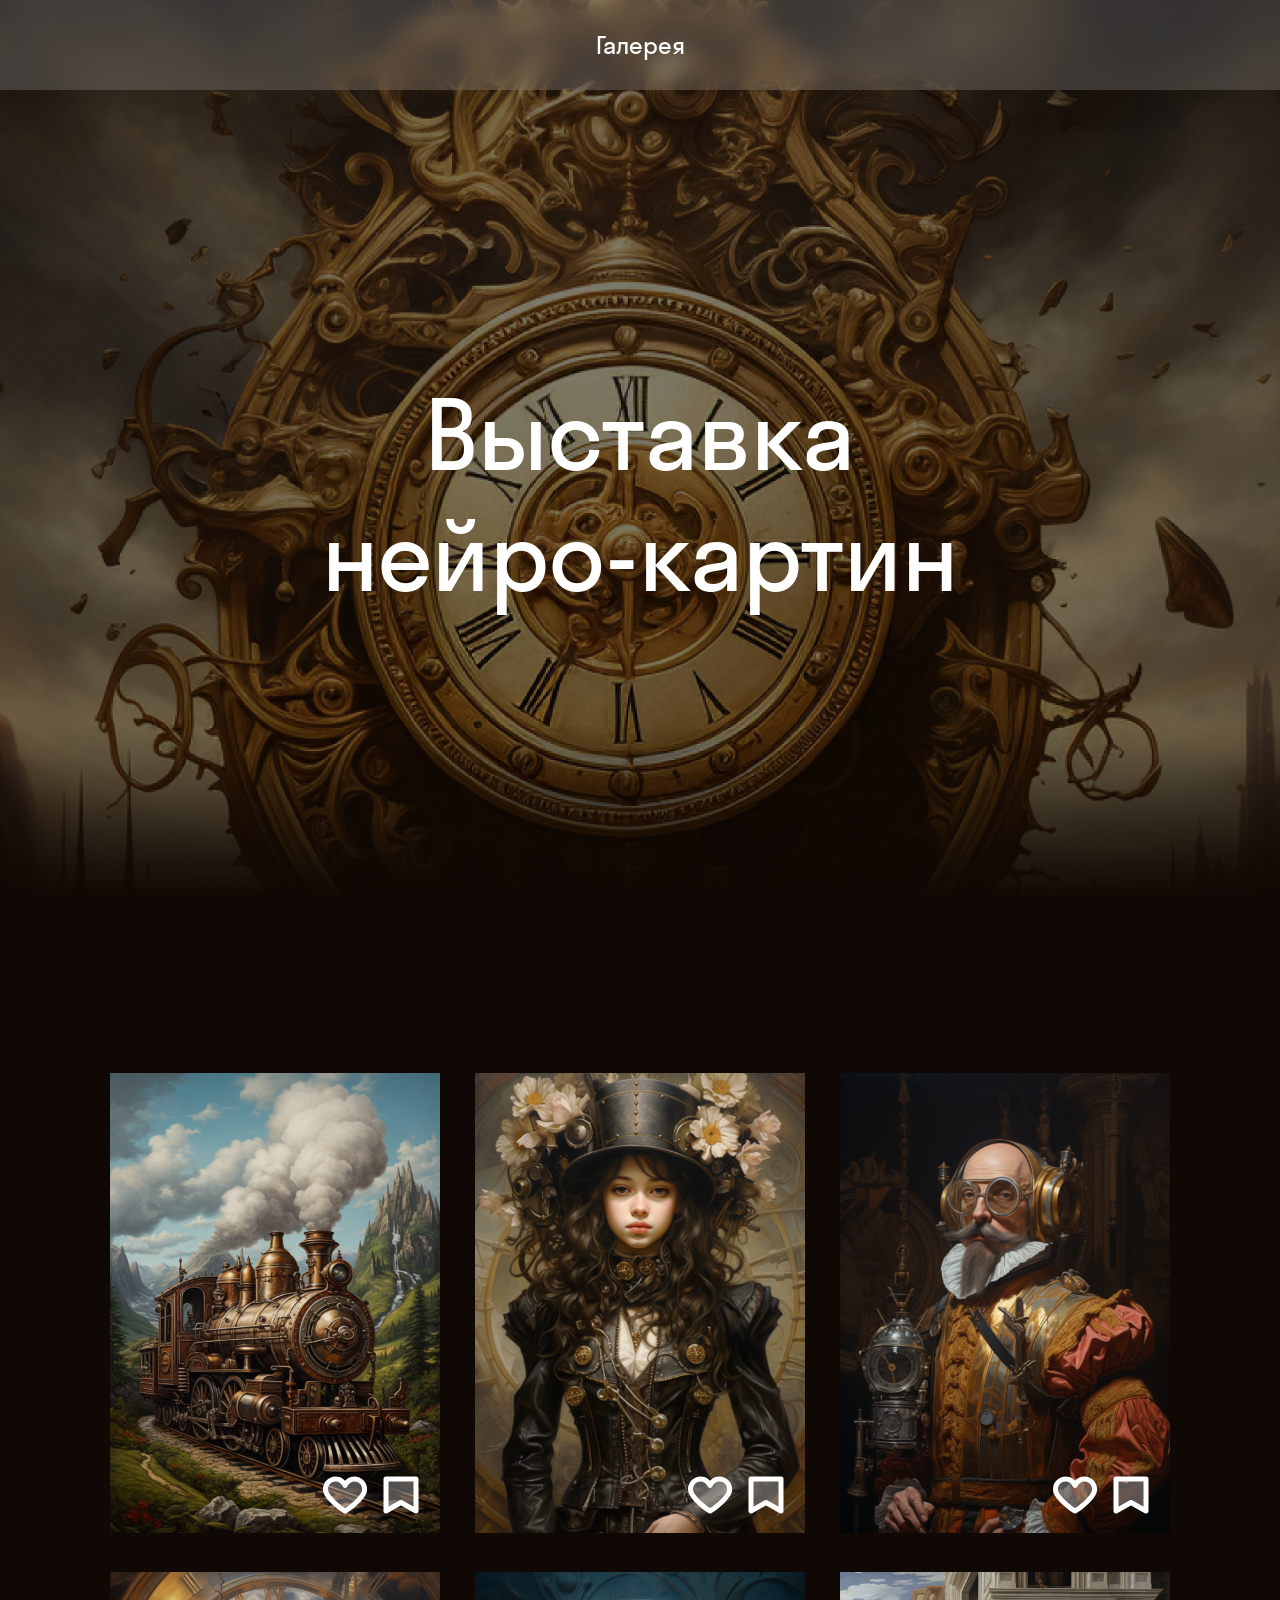
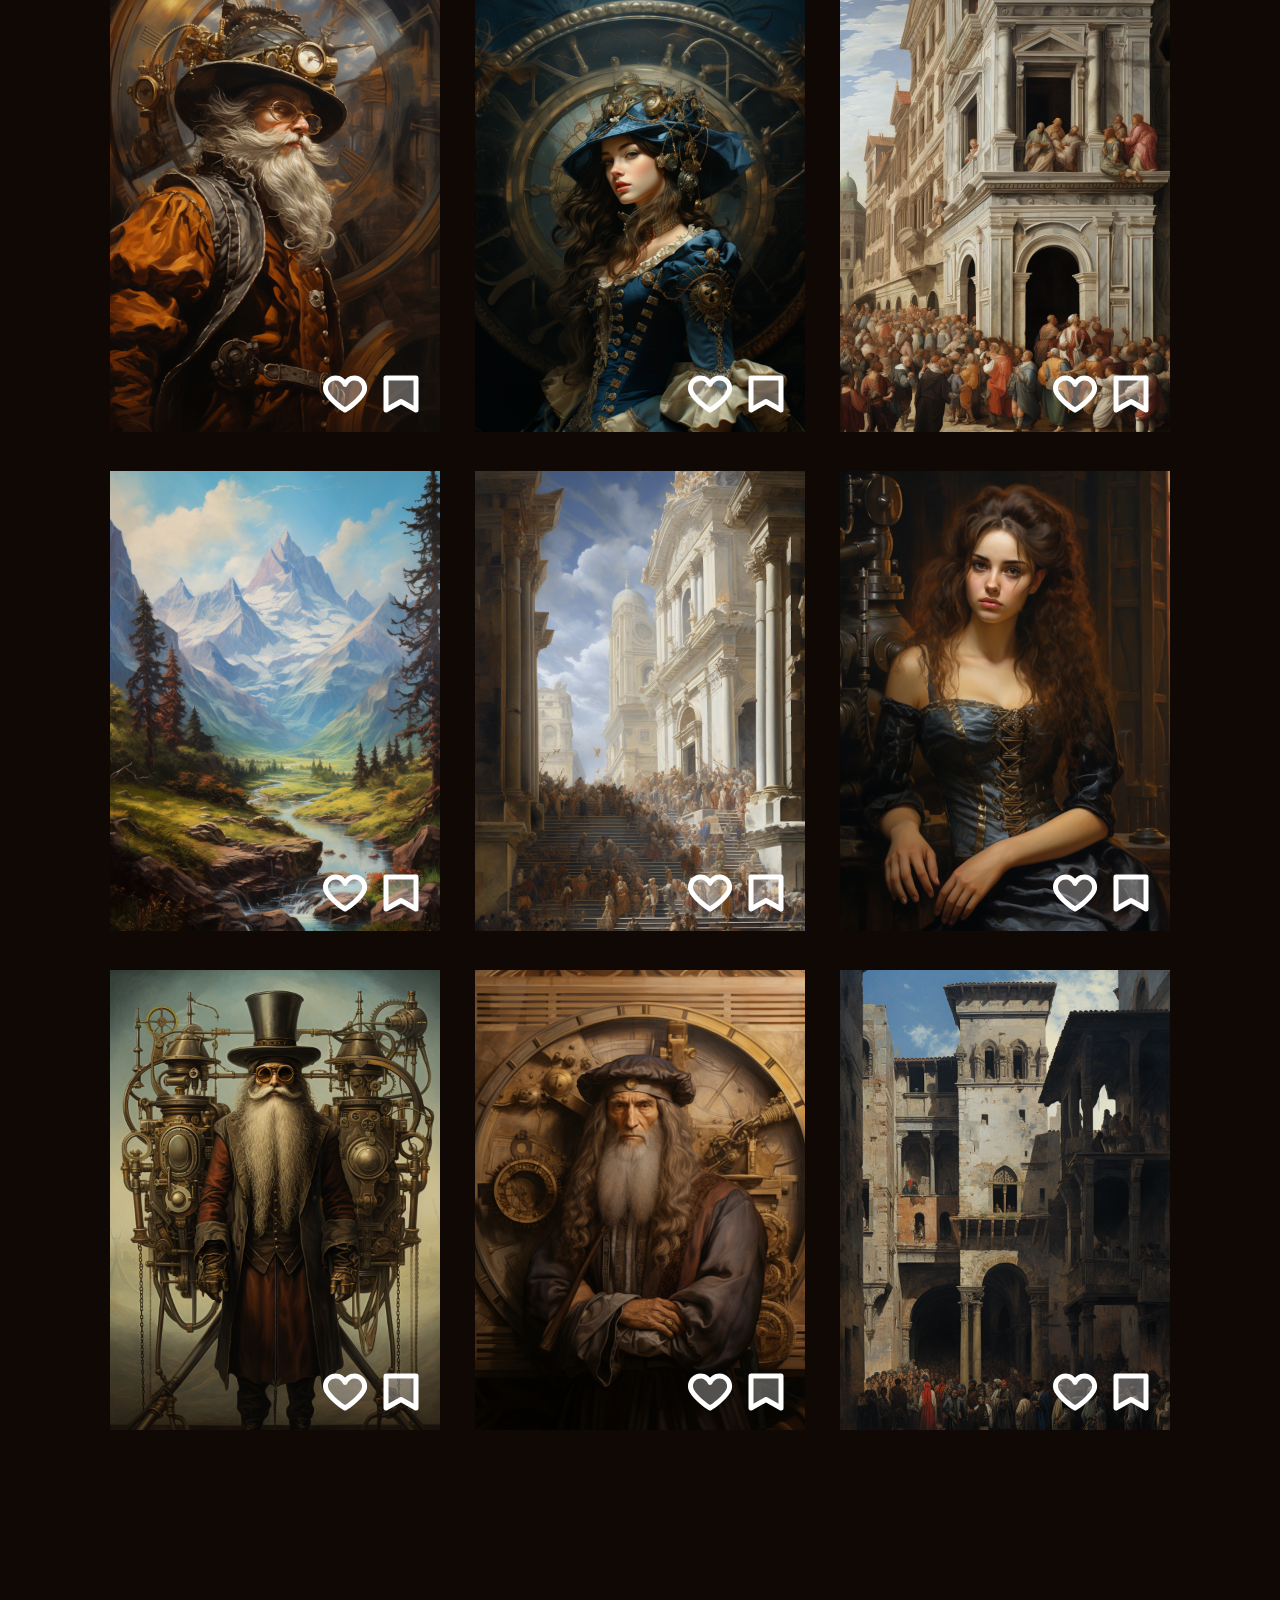
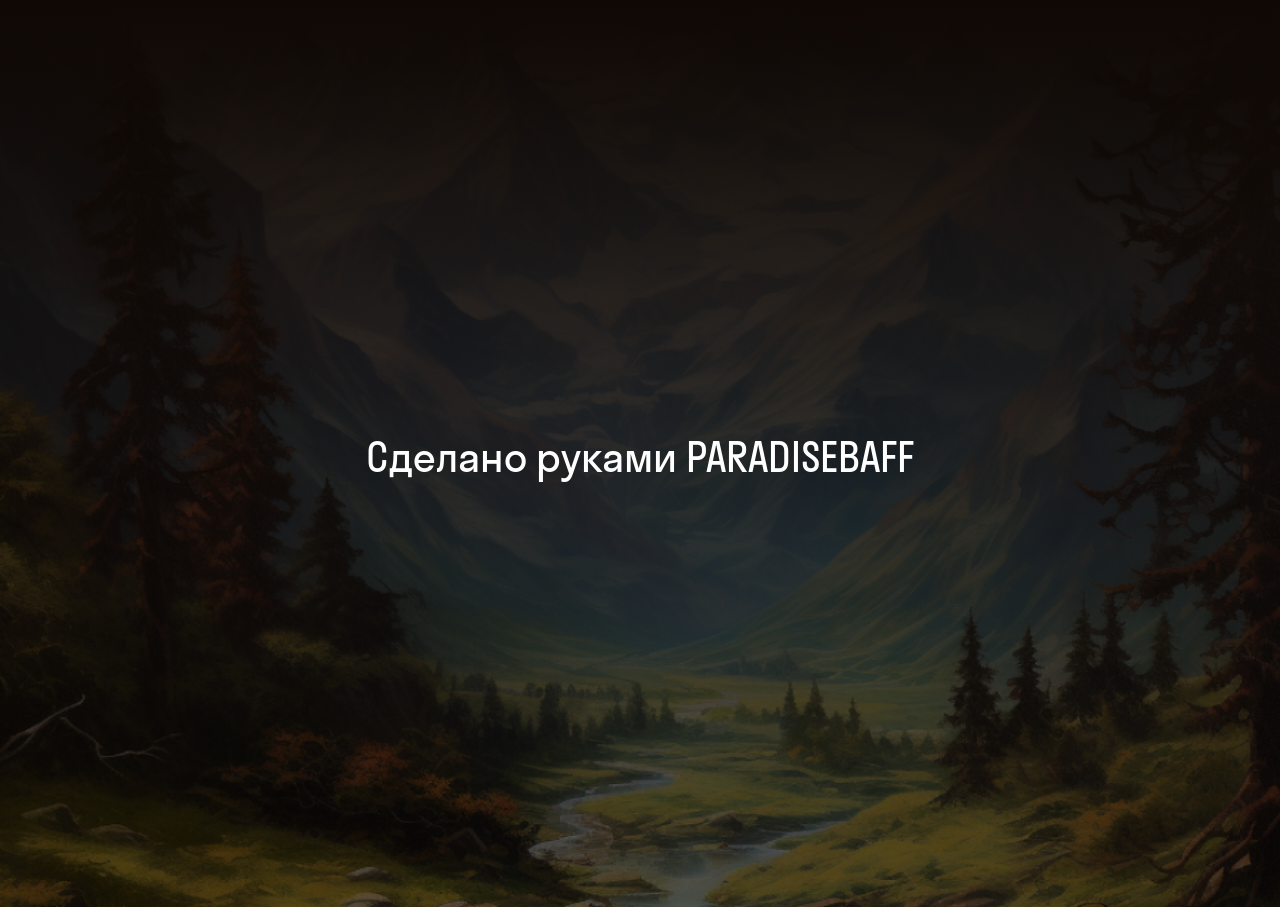
<file: Заготовка проекта (3)/index.html>
<!DOCTYPE html>
<html lang="ru">

<head>
    <meta charset="UTF-8">
    <meta name="viewport" content="width=device-width, initial-scale=1.0">
    <title>Галерея нейро-картин</title>
    <link rel="stylesheet" href="./fonts/fonts.css">
    <link rel="stylesheet" href="./style.css">
</head>

<body>
    <div class="header">
        <div class="header__overlay">
            <div class="header__link">
                <a href="#gallery" class="header__anchor">Галерея</a>
            </div>
            <h1 class="header__title">Выставка нейро-картин</h1>
        </div>
    </div>
    <div class="content">
        <ul class="gallery" id="gallery">
            <li class="gallery__item">
                <button class="like">
                    <img src="./images/Union.svg" alt="Like">
                </button>
                <button class="save">
                    <img src="./images/Choosen (1).svg" alt="Choosen">
                </button>
                <img src="./images/1.png" class="image">
            </li>
            <li class="gallery__item">
                <button class="like">
                    <img src="./images/Union.svg" alt="Like">
                </button>
                <button class="save">
                    <img src="./images/Choosen (1).svg" alt="Choosen">
                </button>
                <img src="./images/2.png" class="image">
            </li>
            <li class="gallery__item">
                <button class="like">
                    <img src="./images/Union.svg" alt="Like">
                </button>
                <button class="save">
                    <img src="./images/Choosen (1).svg" alt="Choosen">
                </button>
                <img src="./images/3.png" class="image">
            </li>
            <li class="gallery__item">
                <button class="like">
                    <img src="./images/Union.svg" alt="Like">
                </button>
                <button class="save">
                    <img src="./images/Choosen (1).svg" alt="Choosen">
                </button>
                <img src="./images/4.png" class="image">
            </li>
            <li class="gallery__item">
                <button class="like">
                    <img src="./images/Union.svg" alt="Like">
                </button>
                <button class="save">
                    <img src="./images/Choosen (1).svg" alt="Choosen">
                </button>
                <img src="./images/5.png" class="image">
            </li>
            <li class="gallery__item">
                <button class="like">
                    <img src="./images/Union.svg" alt="Like">
                </button>
                <button class="save">
                    <img src="./images/Choosen (1).svg" alt="Choosen">
                </button>
                <img src="./images/6.png" class="image">
            </li>
            <li class="gallery__item">
                <button class="like">
                    <img src="./images/Union.svg" alt="Like">
                </button>
                <button class="save">
                    <img src="./images/Choosen (1).svg" alt="Choosen">
                </button>
                <img src="./images/7.png" class="image">
            </li>
            <li class="gallery__item">
                <button class="like">
                    <img src="./images/Union.svg" alt="Like">
                </button>
                <button class="save">
                    <img src="./images/Choosen (1).svg" alt="Choosen">
                </button>
                <img src="./images/8.png" class="image">
            </li>
            <li class="gallery__item">
                <button class="like">
                    <img src="./images/Union.svg" alt="Like">
                </button>
                <button class="save">
                    <img src="./images/Choosen (1).svg" alt="Choosen">
                </button>
                <img src="./images/9.png" class="image">
            </li>
            <li class="gallery__item">
                <button class="like">
                    <img src="./images/Union.svg" alt="Like">
                </button>
                <button class="save">
                    <img src="./images/Choosen (1).svg" alt="Choosen">
                </button>
                <img src="./images/10.png" class="image">
            </li>
            <li class="gallery__item">
                <button class="like">
                    <img src="./images/Union.svg" alt="Like">
                </button>
                <button class="save">
                    <img src="./images/Choosen (1).svg" alt="Choosen">
                </button>
                <img src="./images/11.png" class="image">
            </li>
            <li class="gallery__item">
                <button class="like">
                    <img src="./images/Union.svg" alt="Like">
                </button>
                <button class="save">
                    <img src="./images/Choosen (1).svg" alt="Choosen">
                </button>
                <img src="./images/12.png" class="image">
            </li>
        </ul>
    </div>
    <div class="footer">
        <div class="footer__overlay">
            <p class="footer__text">Сделано руками PARADISEBAFF</p>
        </div>
    </div>
</body>

</html>
</file>
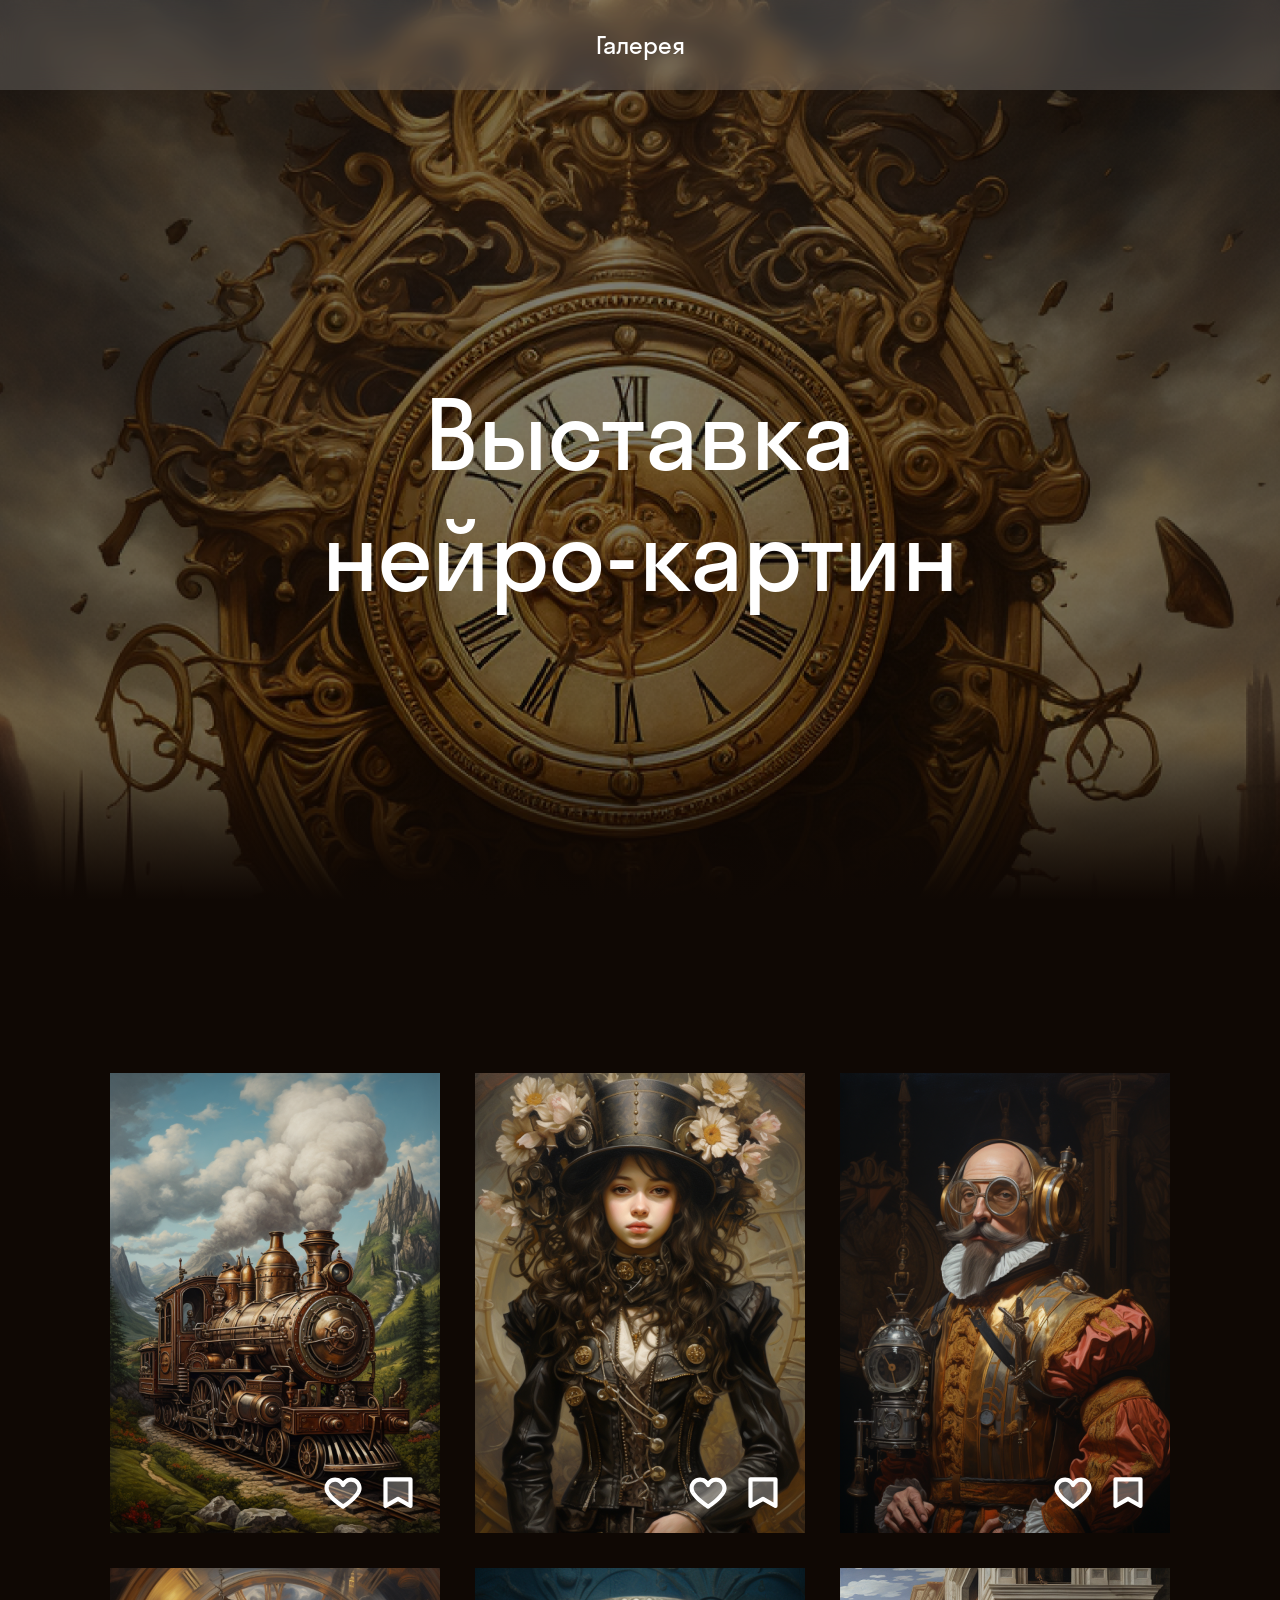
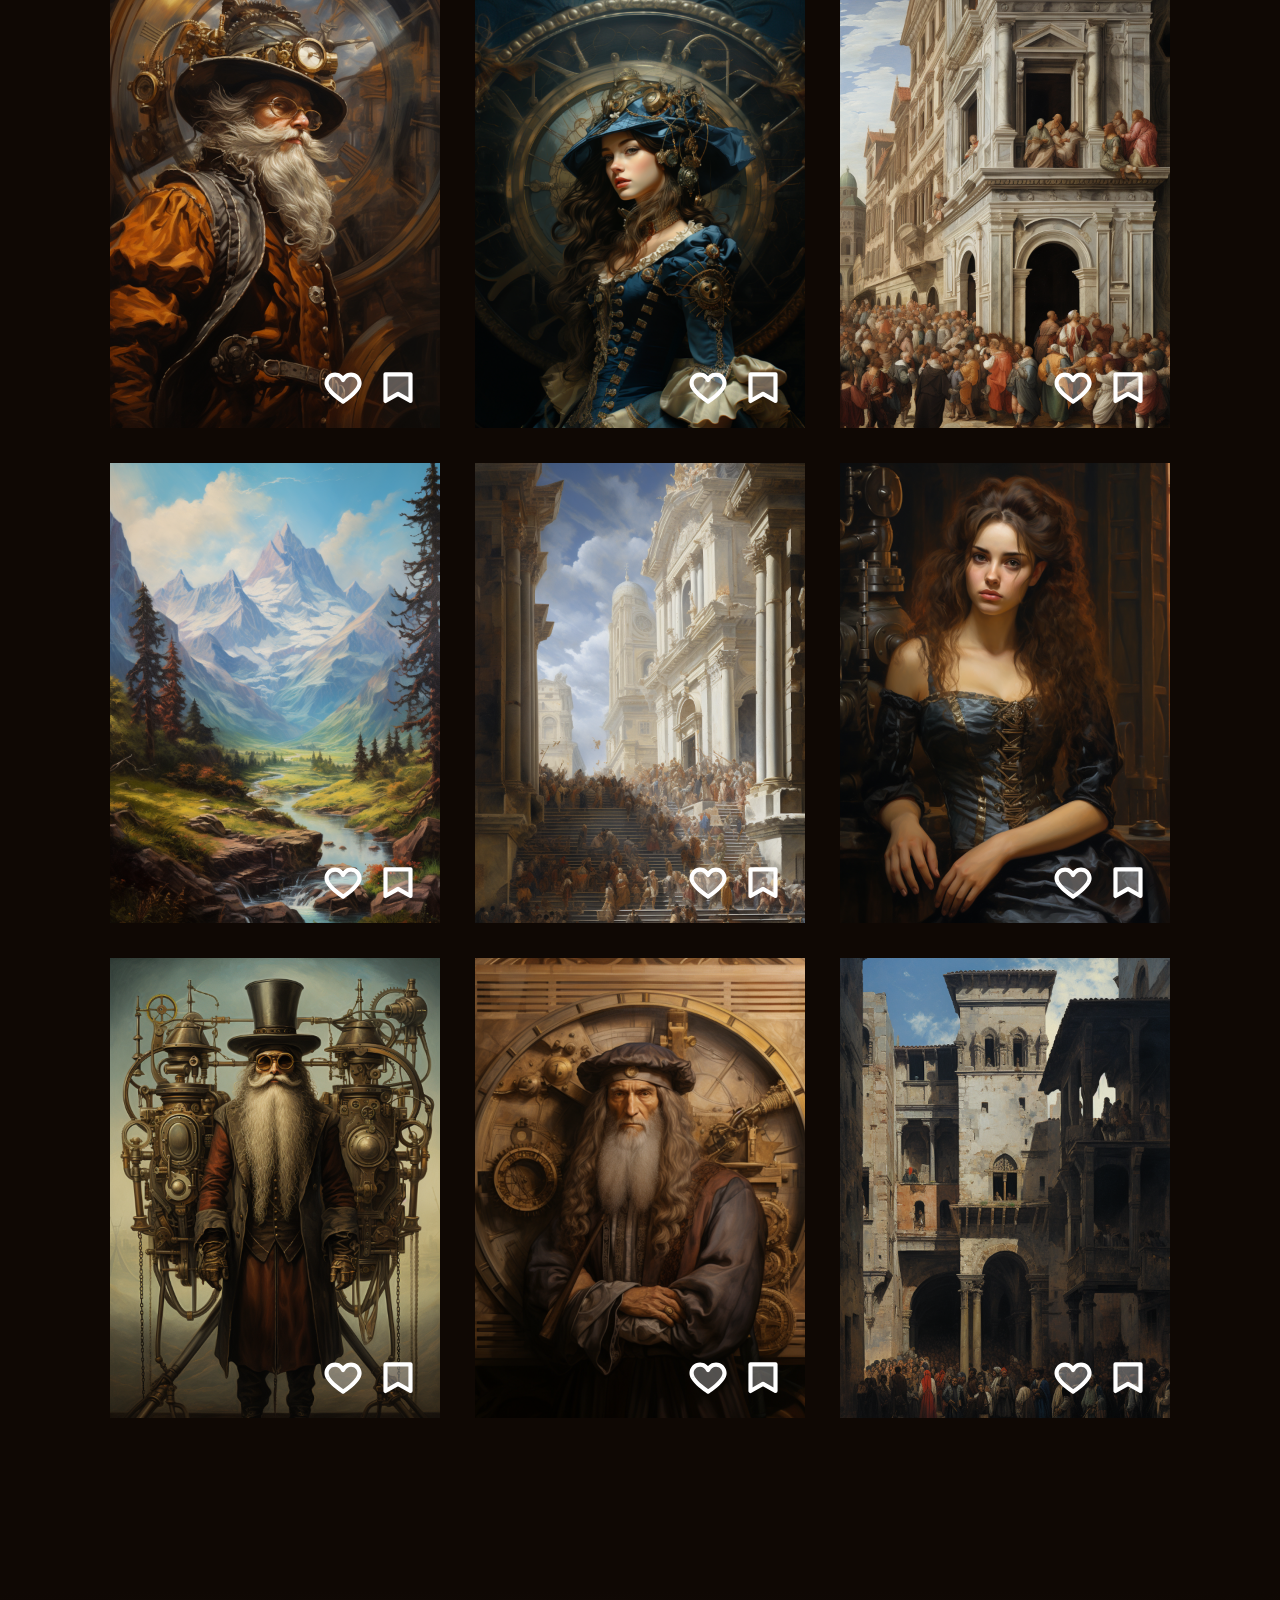
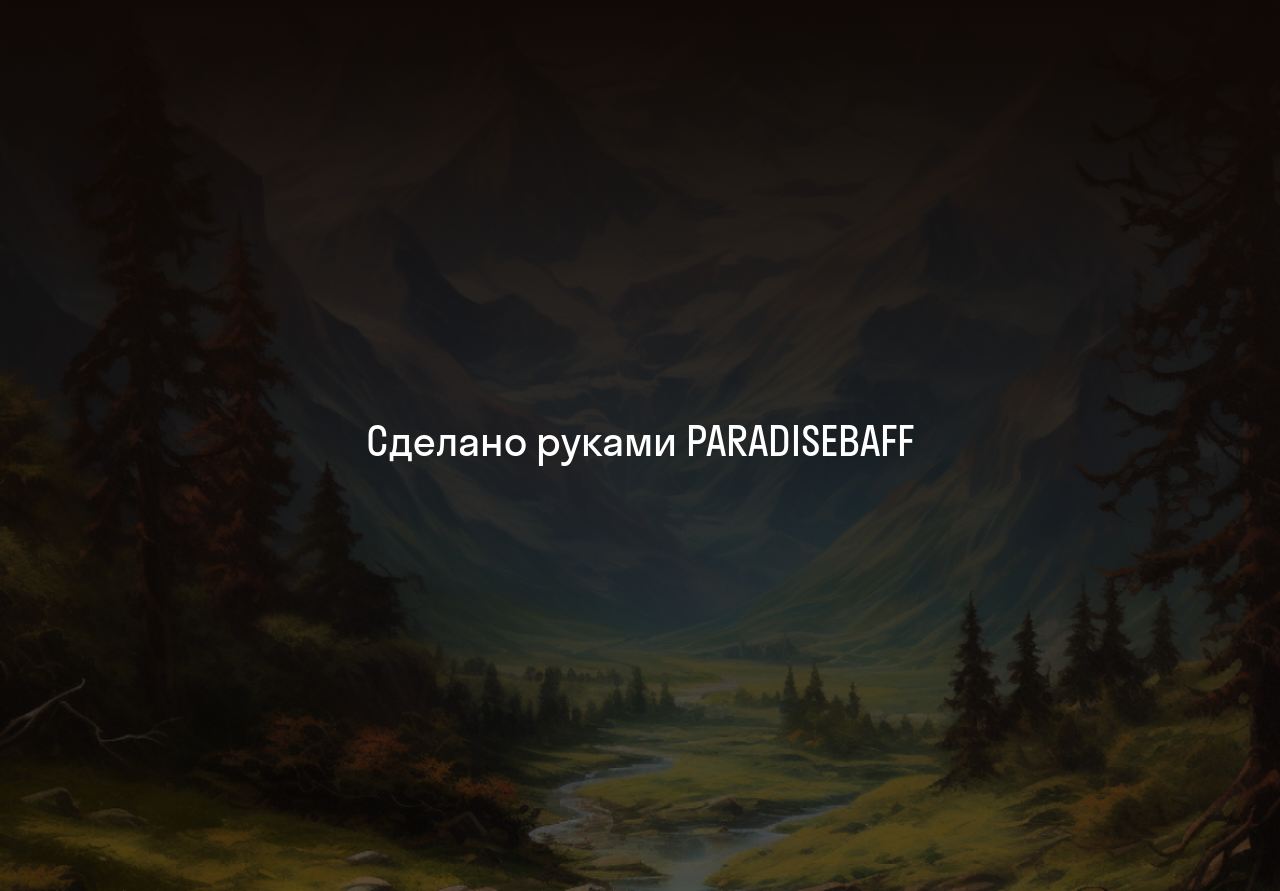
<file: Заготовка проекта 12 урок/index.html>
<!DOCTYPE html>
<html lang="ru">

<head>
    <meta charset="UTF-8">
    <meta name="viewport" content="width=device-width, initial-scale=1.0">
    <title>Галерея нейро-картин</title>
    <link rel="stylesheet" href="./fonts/fonts.css">
    <link rel="stylesheet" href="./style.css">
</head>

<body>
    <div class="header">
        <div class="header__overlay">
            <div class="header__link">
                <a href="#gallery" class="header__anchor">Галерея</a>
            </div>
            <h1 class="header__title">Выставка нейро-картин</h1>
        </div>
    </div>
    <div class="content">
        <ul class="gallery" id="gallery">
            <li class="gallery__item">
                <p class="image__title">Самуправляемый паровоз, 330 г. до н.э.</p>
                <img src="./images/1.png" class="image">
                <div class="image__buttons">
                    <button class="image__button image__like"></button>
                    <button class="image__button image__choosen"></button>
                </div>
            </li>
            <li class="gallery__item">
                <p class="image__title">Девушка с цветами</p>

                <img src="./images/2.png" class="image">
                <div class="image__buttons">
                    <button class="image__button image__like"></button>
                    <button class="image__button image__choosen"></button>
                </div>
            </li>
            <li class="gallery__item">
                <p class="image__title">Повелитель времени</p>

                <img src="./images/3.png" class="image">
                <div class="image__buttons">
                    <button class="image__button image__like"></button>
                    <button class="image__button image__choosen"></button>
                </div>
            </li>
            <li class="gallery__item">
                <p class="image__title">Отец повелителя времени</p>

                <img src="./images/4.png" class="image">
                <div class="image__buttons">
                    <button class="image__button image__like"></button>
                    <button class="image__button image__choosen"></button>
                </div>
            </li>
            <li class="gallery__item">
                <p class="image__title">Настя, Алхимик, 96 лет</p>

                <img src="./images/5.png" class="image">
                <div class="image__buttons">
                    <button class="image__button image__like"></button>
                    <button class="image__button image__choosen"></button>
                </div>
            </li>
            <li class="gallery__item">
                <p class="image__title">Циклопы и стены</p>

                <img src="./images/6.png" class="image">
                <div class="image__buttons">
                    <button class="image__button image__like"></button>
                    <button class="image__button image__choosen"></button>
                </div>
            </li>
            <li class="gallery__item">
                <p class="image__title">Малтай</p>

                <img src="./images/7.png" class="image">
                <div class="image__buttons">
                    <button class="image__button image__like"></button>
                    <button class="image__button image__choosen"></button>
                </div>
            </li>
            <li class="gallery__item">
                <p class="image__title">Великая циклопская реполюция</p>
                <img src="./images/8.png" class="image">
                <div class="image__buttons">
                    <button class="image__button image__like"></button>
                    <button class="image__button image__choosen"></button>
                </div>
            </li>
            <li class="gallery__item">
                <p class="image__title">Просто женщина</p>
                <img src="./images/9.png" class="image">
                <div class="image__buttons">
                    <button class="image__button image__like"></button>
                    <button class="image__button image__choosen"></button>
                </div>
            </li>
            <li class="gallery__item">
                <p class="image__title">Первый испытатель джетпака</p>
                <img src="./images/10.png" class="image">
                <div class="image__buttons">
                    <button class="image__button image__like"></button>
                    <button class="image__button image__choosen"></button>
                </div>
            </li>
            <li class="gallery__item">
                <p class="image__title">Леонард</p>
                <img src="./images/11.png" class="image">
                <div class="image__buttons">
                    <button class="image__button image__like"></button>
                    <button class="image__button image__choosen"></button>
                </div>
            </li>
            <li class="gallery__item">
                <p class="image__title">Средневековье</p>
                <img src="./images/12.png" class="image">
                <div class="image__buttons">
                    <button class="image__button image__like"></button>
                    <button class="image__button image__choosen"></button>
                </div>
            </li>
        </ul>
    </div>
    <div class="footer">
        <div class="footer__overlay">
            <p class="footer__text">Сделано руками PARADISEBAFF</p>
        </div>
    </div>
</body>

</html>
</file>
<file: Заготовка проекта (3)/fonts/fonts.css>
@font-face {
    font-family: 'StratosSkyeng';
    src: url('stratosskyengweb-regular.woff');
    src: url('stratosskyengweb-regular.woff2');
    font-weight: 400;
    font-style: normal;
}

@font-face {
    font-family: 'StratosSkyeng';
    src: url('stratosskyengweb-medium.woff');
    src: url('stratosskyengweb-medium.woff2');
    font-weight: 500;
}

@font-face {
    font-family: 'StratosSkyeng';
    src: url('stratosskyengweb-bold.woff');
    src: url('stratosskyengweb-bold.woff2');
    font-weight: 700;
    font-style: normal;
}
</file>
<file: Заготовка проекта (3)/style.css>
* {
    margin: 0;
    padding: 0;
    box-sizing: border-box;
}

body {
    font-family: 'StratosSkyeng', sans-serif;
    background-color: #0F0804;
}

.header {
    height: 100vh;
    background-image: url(images/13.png);
    background-position: center;
    background-repeat: no-repeat;
    background-size: cover;
}

.header__overlay {
    background: linear-gradient(180deg, rgba(0, 0, 0, 0.50) 80.49%, #0F0804 100%);
    height: 100%;
    width: 100%;
    display: flex;
    flex-direction: column;
}

.header__title {
    margin: auto;
    font-size: 96px;
    text-align: center;
    color: white;
    max-width: 658px;
    font-weight: 400;
}

.header__link {
    height: 90px;
    width: 100%;
    background: rgba(255, 255, 255, 0.17);
    backdrop-filter: blur(11.5px);
}

.header__link:hover {
    opacity: .8;
}

.header__anchor {
    text-decoration: none;
    color: white;
    font-size: 24px;
    width: 100%;
    height: 100%;
    display: flex;
    justify-content: center;
    align-items: center;
}

.gallery {
    /* Выключает точки у списка */
    list-style-type: none;
    margin: 173px auto;
    display: flex;
    flex-wrap: wrap;
    max-width: 1060px;
    justify-content: center;
    gap: 35px;

}
.like {
    position: absolute;
    left: 213px;
    top: 403px;
    transition: all 0.3s;
}
.save{
    position: absolute;
    left: 273px;
    top: 403px;
    transition: all 0.3s;
}
.gallery__item {
    max-width: 330px;
    position: relative;
}
button{
    background: transparent;
    text-decoration: none;
    border: 5px;
}
.like:hover{
    transform: scale(1.1);
    transition: all 0.3s;
}
.save:hover{
    transform: scale(1.1);
    transition: all 0.3s;
}
.image {
    width: 100%;
    
}

.footer {
    height: 100vh;
    background-image: url(./images/7.png);
    background-position: left;
    background-repeat: no-repeat;
    background-size: cover;
}

.footer__overlay {
    display: flex;
    height: 100%;
    width: 100%;
    background: linear-gradient(180deg, #0F0804 0%, rgba(0, 0, 0, 0.6) 100%);
}

.footer__text {
    margin: auto;
    font-size: 40px;
    color: white;
}
</file>
<file: Заготовка проекта 12 урок/fonts/fonts.css>
@font-face {
    font-family: 'StratosSkyeng';
    src: url('stratosskyengweb-regular.woff');
    src: url('stratosskyengweb-regular.woff2');
    font-weight: 400;
    font-style: normal;
}

@font-face {
    font-family: 'StratosSkyeng';
    src: url('stratosskyengweb-medium.woff');
    src: url('stratosskyengweb-medium.woff2');
    font-weight: 500;
}

@font-face {
    font-family: 'StratosSkyeng';
    src: url('stratosskyengweb-bold.woff');
    src: url('stratosskyengweb-bold.woff2');
    font-weight: 700;
    font-style: normal;
}
</file>
<file: Заготовка проекта 12 урок/style.css>
* {
    margin: 0;
    padding: 0;
    box-sizing: border-box;
}

body {
    font-family: 'StratosSkyeng', sans-serif;
    background-color: #0F0804;
}

.header {
    height: 100vh;
    background-image: url(images/13.png);
    background-position: center;
    background-repeat: no-repeat;
    background-size: cover;
}

.header__overlay {
    background: linear-gradient(180deg, rgba(0, 0, 0, 0.50) 80.49%, #0F0804 100%);
    height: 100%;
    width: 100%;
    display: flex;
    flex-direction: column;
}

.header__title {
    margin: auto;
    font-size: 96px;
    text-align: center;
    color: white;
    max-width: 658px;
    font-weight: 400;
}

.header__link {
    height: 90px;
    width: 100%;
    background: rgba(255, 255, 255, 0.17);
    backdrop-filter: blur(11.5px);
}

.header__link:hover {
    opacity: .8;
}

.header__anchor {
    text-decoration: none;
    color: white;
    font-size: 24px;
    width: 100%;
    height: 100%;
    display: flex;
    justify-content: center;
    align-items: center;
}

.gallery {
    list-style-type: none;
    margin: 173px auto;

    display: flex;
    max-width: 1060px;
    justify-content: center;
    flex-wrap: wrap;
    gap: 35px;
}

.gallery__item {
    max-width: 330px;
    position: relative; 
    display: flex;
    justify-content: center;  
    align-items: center; 
}

.image__title {
    max-width: 260px;
    font-size: 24px;
    text-align: center;
    color: white;
    position: absolute;
    z-index: 1;
    display: none;
}
.gallery__item::after {
    content: "";
    position: absolute;
    background-color: rgb(0, 0, 0, 0.65);
    width: 100%;
    height: 100%;
    color: white;
    display: none;
}
.gallery__item:hover::after,
.gallery__item:hover .image__title {
    display: block;
}


.image {
    width: 100%;
}

.image__buttons {
    position: absolute;
    right: 27px;
    bottom: 24px;
    display: flex;
    gap: 21px;
    z-index: 5;
}

.image__button {
    border: none;
    background-color: transparent;
    background-position: center;
    background-repeat: no-repeat;
    background-size: contain;
    height: 32px;
    cursor: pointer;
}

.image__like {
    width: 39px;
    background-image: url(./images/Like.svg);
}

.image__like:hover {
    background-image: url(./images/Like_active.svg);
}

.image__choosen {
    width: 30px;
    background-image: url(./images/Choosen.svg);
}

.image__choosen:hover {
    background-image: url(./images/Choosen_active.svg);
}


.footer {
    height: 100vh;
    background-image: url(./images/7.png);
    background-position: left;
    background-repeat: no-repeat;
    background-size: cover;
}

.footer__overlay {
    display: flex;
    height: 100%;
    background: linear-gradient(180deg, #0F0804 0%, rgba(0, 0, 0, 0.6) 100%);
}

.footer__text {
    margin: auto;
    font-size: 40px;
    color: white;
}
</file>
